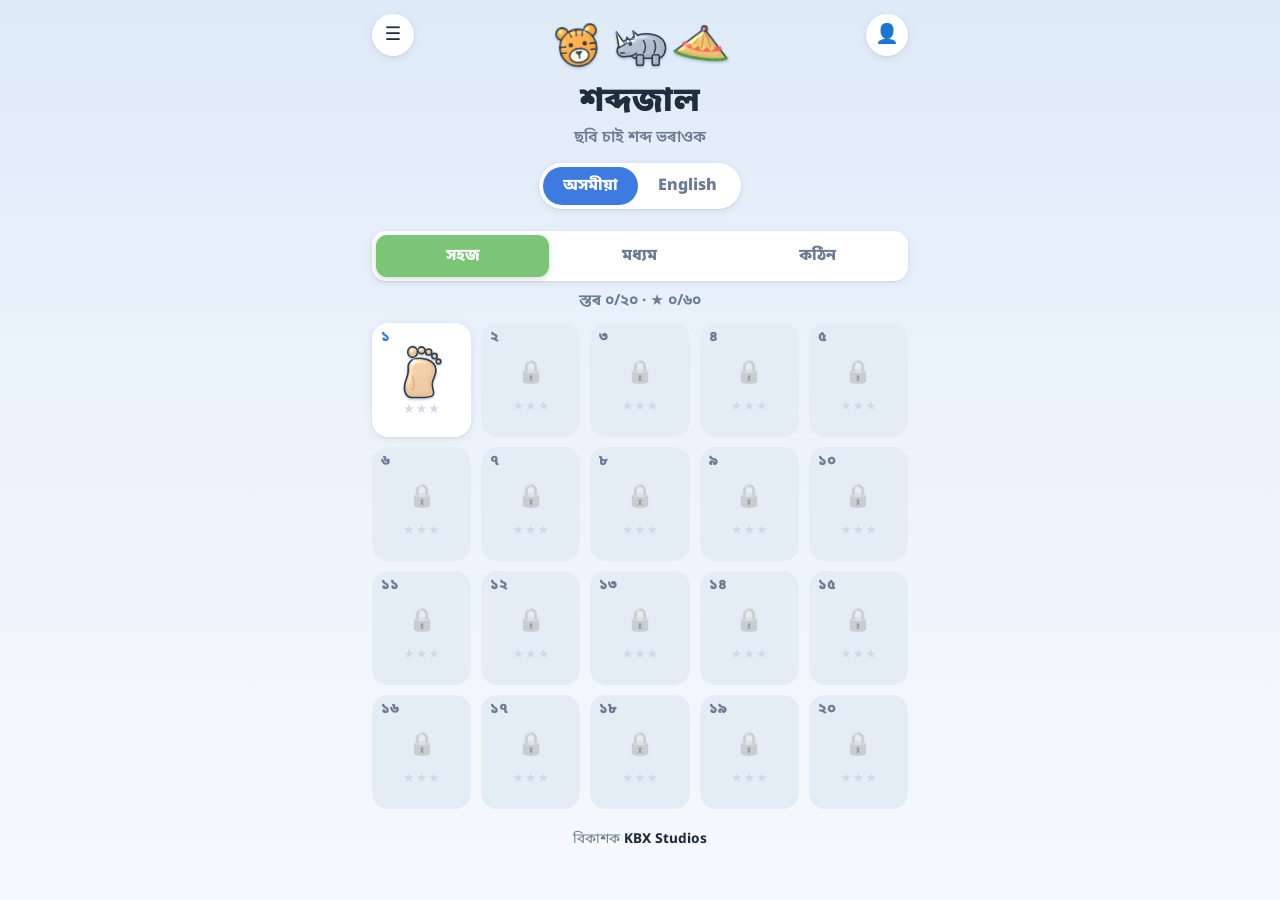
<file: index.html>
<!DOCTYPE html>
<html lang="as">
<head>
  <meta charset="utf-8">
  <meta name="viewport" content="width=device-width, initial-scale=1, viewport-fit=cover">
  <meta name="theme-color" content="#eaf2fb">
  <meta name="description" content="Assamese and English picture crossword: look at the doodle, fill the word.">
  <title>শব্দজাল · Assamese Picture Crossword</title>
  <link rel="manifest" href="manifest.json">
  <link rel="icon" href="icons/icon-192.png">
  <link rel="apple-touch-icon" href="icons/icon-192.png">
  <link rel="preconnect" href="https://fonts.googleapis.com">
  <link rel="preconnect" href="https://fonts.gstatic.com" crossorigin>
  <link rel="stylesheet" href="https://fonts.googleapis.com/css2?family=Nunito:wght@600;700;800;900&family=Noto+Sans+Bengali:wght@500;700;800&display=swap">
  <link rel="stylesheet" href="style.css">
</head>
<body>
  <!-- glossy clip-art finish used by every picture -->
  <svg width="0" height="0" style="position:absolute" aria-hidden="true">
    <filter id="gloss" x="-15%" y="-15%" width="130%" height="130%" color-interpolation-filters="sRGB">
      <feGaussianBlur in="SourceAlpha" stdDeviation="2.2" result="blur"/>
      <feSpecularLighting in="blur" surfaceScale="4" specularConstant=".75" specularExponent="22" lighting-color="#ffffff" result="spec">
        <fePointLight x="-30" y="-50" z="90"/>
      </feSpecularLighting>
      <feComposite in="spec" in2="SourceAlpha" operator="in" result="specIn"/>
      <feComposite in="SourceGraphic" in2="specIn" operator="arithmetic" k1="0" k2="1" k3=".55" k4="0" result="lit"/>
      <feDropShadow in="lit" dx="0" dy="1.6" stdDeviation="1.2" flood-color="#1d3557" flood-opacity=".28"/>
    </filter>
  </svg>
  <div id="app"></div>
  <script src="config.js"></script>
  <script src="cloud.js"></script>
  <script src="ads.js"></script>
  <script src="icons.js"></script>
  <script src="puzzles.js"></script>
  <script src="levels.js"></script>
  <script src="app.js"></script>
</body>
</html>
</file>
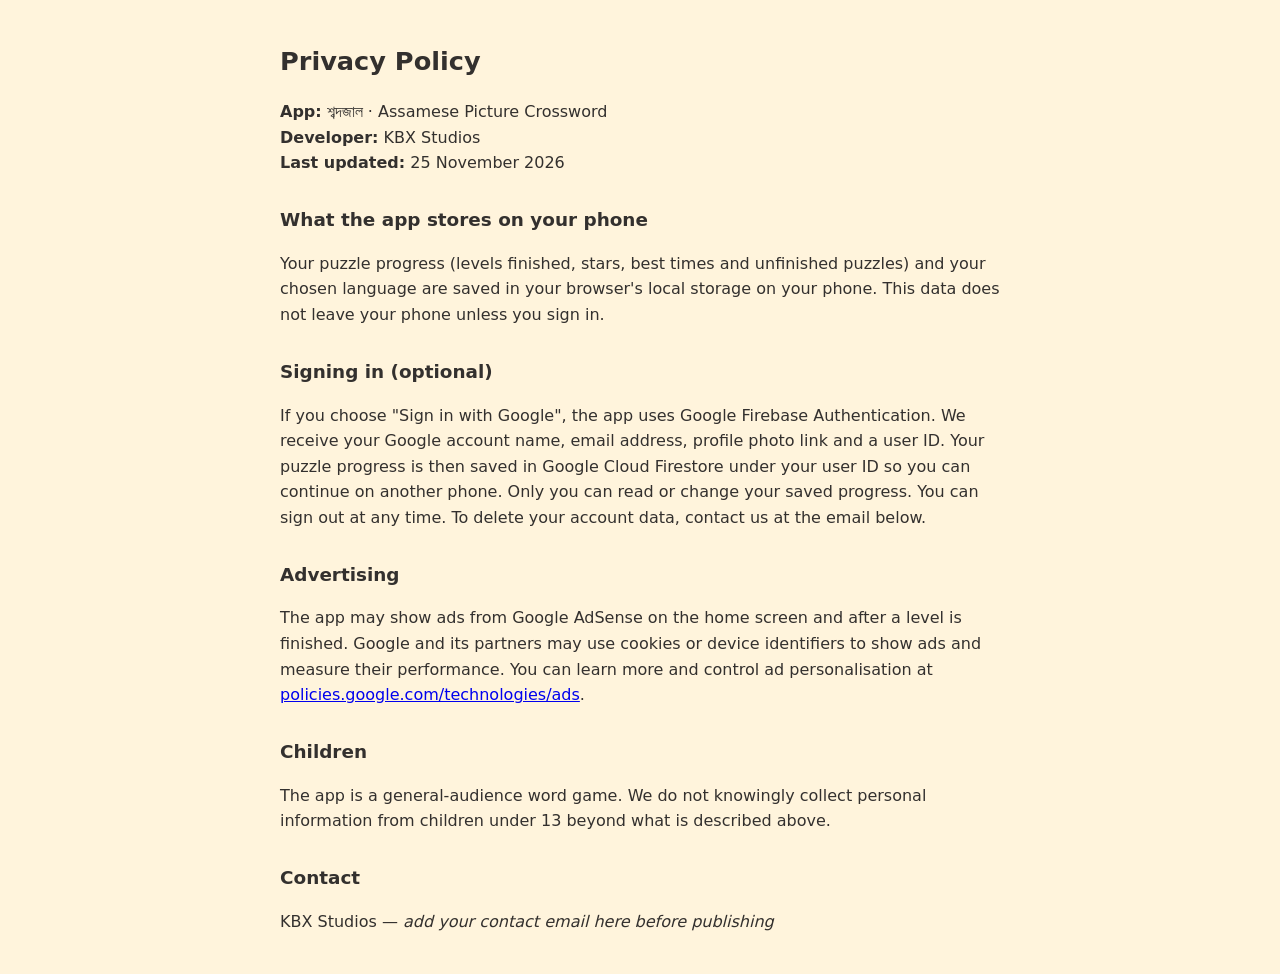
<file: privacy.html>
<!DOCTYPE html>
<html lang="en">
<head>
  <meta charset="utf-8">
  <meta name="viewport" content="width=device-width, initial-scale=1">
  <title>Privacy Policy · শব্দজাল Picture Crossword</title>
  <style>
    body { font-family: system-ui, sans-serif; max-width: 720px; margin: 0 auto; padding: 24px; line-height: 1.6; color: #33302e; background: #fff4dc; }
    h1 { font-size: 1.6rem; } h2 { font-size: 1.15rem; margin-top: 1.6em; }
  </style>
</head>
<body>
  <h1>Privacy Policy</h1>
  <p><b>App:</b> শব্দজাল · Assamese Picture Crossword<br><b>Developer:</b> KBX Studios<br><b>Last updated:</b> 25 November 2026</p>

  <h2>What the app stores on your phone</h2>
  <p>Your puzzle progress (levels finished, stars, best times and unfinished puzzles) and your chosen language are saved in your browser's local storage on your phone. This data does not leave your phone unless you sign in.</p>

  <h2>Signing in (optional)</h2>
  <p>If you choose "Sign in with Google", the app uses Google Firebase Authentication. We receive your Google account name, email address, profile photo link and a user ID. Your puzzle progress is then saved in Google Cloud Firestore under your user ID so you can continue on another phone. Only you can read or change your saved progress. You can sign out at any time. To delete your account data, contact us at the email below.</p>

  <h2>Advertising</h2>
  <p>The app may show ads from Google AdSense on the home screen and after a level is finished. Google and its partners may use cookies or device identifiers to show ads and measure their performance. You can learn more and control ad personalisation at <a href="https://policies.google.com/technologies/ads">policies.google.com/technologies/ads</a>.</p>

  <h2>Children</h2>
  <p>The app is a general-audience word game. We do not knowingly collect personal information from children under 13 beyond what is described above.</p>

  <h2>Contact</h2>
  <p>KBX Studios — <i>add your contact email here before publishing</i></p>
</body>
</html>
</file>
<file: style.css>
/* Clean blue & white arrow-word theme */
:root {
  --bg: #eaf2fb;
  --bg2: #f6f9fd;
  --card: #ffffff;
  --ink: #1f2d3d;
  --muted: #6b7c93;
  --line: #c3d5e8;
  --line-dark: #9fb8d2;
  --clue: #d9e8f6;
  --clue-on: #b9d4f1;
  --clue-ink: #23364d;
  --accent: #3d7be0;
  --accent-dark: #2a5fb8;
  --ok: #34c06a;
  --ok-bg: #e3f7ea;
  --bad: #e5484d;
  --tile1: #fdebc8;
  --tile2: #f3cf92;
  --tile-edge: #c9965a;
  --cursor: #ffe3a3;
  --shadow: 0 2px 10px rgba(31, 45, 61, .08), 0 1px 2px rgba(31, 45, 61, .08);
  --radius: 16px;
  font-family: "Nunito", "Noto Sans Bengali", "Noto Sans Assamese", system-ui, -apple-system, "Segoe UI", Roboto, sans-serif;
  color: var(--ink);
}
[lang="as"] { font-family: "Noto Sans Bengali", "Noto Sans Assamese", "Nunito", system-ui, sans-serif; }
* { box-sizing: border-box; -webkit-tap-highlight-color: transparent; }
html, body { margin: 0; min-height: 100%; }
body { background: linear-gradient(180deg, #dfeaf8 0%, var(--bg) 40%, var(--bg2) 100%) fixed; }
button { font: inherit; color: inherit; cursor: pointer; }
#app { max-width: 560px; margin: 0 auto; padding: env(safe-area-inset-top) 12px calc(16px + env(safe-area-inset-bottom)); }
.doodle { display: block; overflow: visible; }

/* ---------- home ---------- */
.home-head { text-align: center; padding: 18px 0 4px; position: relative; }
.logo { display: flex; justify-content: center; gap: 6px; }
.logo-art { width: 56px; height: 56px; }
.logo-art:nth-child(1) { transform: rotate(-8deg); }
.logo-art:nth-child(3) { transform: rotate(8deg); }
h1 { margin: 6px 0 0; font-size: 2.1rem; font-weight: 900; letter-spacing: .3px; color: var(--ink); }
.sub { margin: 2px 0 14px; color: var(--muted); font-weight: 600; }
.mode { display: inline-flex; background: var(--card); border-radius: 999px; padding: 4px; box-shadow: var(--shadow); }
.mode button { border: 0; background: none; padding: 8px 20px; border-radius: 999px; font-weight: 800; color: var(--muted); }
.mode button.on { background: var(--accent); color: #fff; }

.gear-btn, .account-btn {
  position: absolute; top: 14px; width: 42px; height: 42px; border-radius: 50%; border: 0; background: var(--card);
  box-shadow: var(--shadow); padding: 0; display: flex; align-items: center; justify-content: center; overflow: hidden;
}
.gear-btn { left: 0; font-size: 1.15rem; }
.account-btn { right: 0; }
.account-btn img { width: 100%; height: 100%; object-fit: cover; }
.account-btn .initial { font-weight: 900; font-size: 1.1rem; color: var(--accent); }
.account-btn .guest { font-size: 1.2rem; }
.big-avatar { position: static; width: 58px; height: 58px; flex: none; }

.diffs { display: grid; grid-template-columns: repeat(3, 1fr); gap: 4px; margin: 18px 0 6px; background: var(--card); padding: 4px; border-radius: 14px; box-shadow: var(--shadow); }
.diffs button { border: 0; border-radius: 11px; background: none; padding: 10px 4px; font-weight: 800; color: var(--muted); }
.diffs button.on { background: var(--dc); color: #fff; box-shadow: 0 2px 6px rgba(0,0,0,.15); }
.diff-stats { text-align: center; color: var(--muted); margin: 10px 0 12px; font-size: .95rem; font-weight: 700; }

.levels { display: grid; grid-template-columns: repeat(4, 1fr); gap: 10px; }
@media (min-width: 420px) { .levels { grid-template-columns: repeat(5, 1fr); } }
.level-card {
  position: relative; aspect-ratio: 1 / 1.15; border: 0; border-radius: var(--radius); background: var(--card); box-shadow: var(--shadow);
  display: flex; flex-direction: column; align-items: center; justify-content: center; padding: 6px 2px 4px; transition: transform .08s;
}
.level-card:active { transform: scale(.96); }
.level-card.solved { background: linear-gradient(#ffffff, var(--ok-bg)); }
.level-card.locked { background: #e4ecf5; box-shadow: none; cursor: default; }
.level-card .num { position: absolute; top: 5px; left: 9px; font-weight: 900; font-size: .9rem; color: var(--accent); }
.level-card.locked .num { color: var(--muted); }
.card-art { width: 60%; height: auto; }
.lock { font-size: 1.4rem; margin: 10px 0; opacity: .45; filter: grayscale(1); }
.stars { display: flex; gap: 1px; font-size: .8rem; }
.stars i { font-style: normal; color: #cfdae6; }
.stars i.on { color: #ffb400; }
.badge { position: absolute; top: 3px; right: 8px; color: var(--accent); font-weight: 900; }
.credit { text-align: center; color: var(--muted); font-size: .85rem; margin: 22px 0 6px; }
.credit b { color: var(--ink); }

/* ---------- game bar ---------- */
.bar { display: flex; align-items: center; gap: 8px; padding: 10px 0; position: sticky; top: 0; z-index: 5; background: linear-gradient(var(--bg) 80%, rgba(234,242,251,0)); }
.icon-btn { border: 0; background: var(--card); border-radius: 12px; width: 40px; height: 40px; font-size: 1.6rem; line-height: 1; box-shadow: var(--shadow); color: var(--ink); flex: none; }
.sound-btn { font-size: 1.05rem; }
.bar-title { flex: 1; display: flex; flex-direction: column; line-height: 1.2; min-width: 0; font-weight: 800; }
.bar-title small { color: var(--muted); display: flex; align-items: center; gap: 5px; font-weight: 700; white-space: nowrap; }
.dot { display: inline-block; width: 9px; height: 9px; border-radius: 50%; }
.timer { font-variant-numeric: tabular-nums; font-weight: 800; color: var(--accent); background: var(--card); padding: 8px 10px; border-radius: 12px; box-shadow: var(--shadow); }
.hint-btn { border: 0; background: var(--accent); color: #fff; border-radius: 999px; padding: 8px 12px; font-weight: 900; box-shadow: 0 3px 0 var(--accent-dark); flex: none; }

/* ---------- board (arrow-word, fixed 8 x 10) ---------- */
.board-wrap { display: flex; justify-content: center; padding: 4px 0 10px; }
.board {
  display: grid; gap: 2px; background: var(--line); border: 3px solid var(--line-dark); border-radius: 10px; overflow: hidden;
  box-shadow: 0 6px 20px rgba(31, 45, 61, .12);
}
.cell {
  width: var(--cell); height: var(--cell); position: relative; border: 0; border-radius: 0; background: #fff; padding: 0;
  display: flex; align-items: center; justify-content: center; font-size: calc(var(--cell) * .56); font-weight: 900; line-height: 1; color: #15202b;
}
html[lang="as"] .cell { font-weight: 800; font-size: calc(var(--cell) * .5); }
.cell.long .v { font-size: .78em; }
.cell.blank { background: #e6edf5; background-image: repeating-linear-gradient(135deg, transparent 0 5px, rgba(159,184,210,.28) 5px 6px); }
.cell.in-word { background: linear-gradient(var(--tile1), var(--tile2)); box-shadow: inset 0 -3px 0 rgba(201, 150, 90, .55); }
.cell.cursor { background: linear-gradient(#fff6e0, var(--cursor)); box-shadow: inset 0 0 0 3px var(--accent); }
.cell.ok { background: var(--ok-bg); color: #137a3e; }
.cell.ok.in-word { background: #cdeeda; }
.cell.revealed .v { color: var(--accent); }
.cell.wrong { background: #ffe1e1; color: var(--bad); animation: shake .35s; }
@keyframes shake { 25% { transform: translateX(-3px); } 75% { transform: translateX(3px); } }

/* clue squares: top row, left column and inside the grid */
.cell.clue { background: var(--clue); flex-direction: column; }
.cell.clue.two { gap: 2px; background: var(--line); }
.clue-half {
  position: relative; flex: 1; width: 100%; border: 0; padding: 1px 4px 1px 2px; background: var(--clue); display: flex; align-items: center;
  justify-content: center; min-height: 0; color: var(--clue-ink);
}
.clue-half.on { background: var(--clue-on); box-shadow: inset 0 0 0 2px var(--accent); }
.clue-half.done { background: #d8efe0; }
.cell-art { width: 100%; height: 100%; }
.cell.two .cell-art { width: 82%; height: 82%; }
.hint-word {
  font-size: clamp(8px, calc(var(--cell) * .2), 12px); font-weight: 900; line-height: 1.05; text-align: center; text-transform: uppercase;
  overflow-wrap: anywhere; overflow: hidden; max-height: 100%;
}
.hint-word[lang="as"] { text-transform: none; font-weight: 700; font-size: clamp(10px, calc(var(--cell) * .27), 15px); line-height: 1.05; }
.cell.two .hint-word { font-size: clamp(7px, calc(var(--cell) * .17), 10px); }
.cell.two .hint-word[lang="as"] { font-size: clamp(8.5px, calc(var(--cell) * .21), 11px); line-height: 1; }
.arrow { position: absolute; width: 0; height: 0; border: 4px solid transparent; }
.arrow.across { right: 0; top: 50%; margin-top: -4px; border-left: 5px solid #5b7392; border-right: 0; }
.arrow.down { bottom: 0; left: 50%; margin-left: -4px; border-top: 5px solid #5b7392; border-bottom: 0; }

/* ---------- clue bar ---------- */
.clue-bar { display: flex; align-items: center; gap: 10px; background: var(--card); border-radius: var(--radius); padding: 8px; box-shadow: var(--shadow); }
.nav { border: 0; background: var(--bg); border-radius: 10px; width: 34px; align-self: stretch; font-size: 1.5rem; color: var(--accent); font-weight: 800; }
.clue-art { width: 64px; height: 64px; flex: none; background: var(--clue); border-radius: 12px; padding: 6px; display: flex; align-items: center; justify-content: center; }
.clue-art.text { width: auto; min-width: 64px; max-width: 48%; padding: 6px 12px; }
.clue-art.solved { background: var(--ok-bg); }
.big-art { width: 100%; height: 100%; animation: pop .3s ease-out; }
.big-hint { font-weight: 900; font-size: 1.1rem; color: var(--clue-ink); text-transform: uppercase; text-align: center; line-height: 1.15; animation: pop .3s ease-out; }
.big-hint[lang="as"] { text-transform: none; font-weight: 800; }
@keyframes pop { from { transform: scale(.7); opacity: 0; } }
.clue-info { flex: 1; display: flex; flex-direction: column; gap: 3px; min-width: 0; }
.clue-num { font-weight: 900; font-size: 1.02rem; }
.clue-len { color: var(--muted); font-weight: 700; }
.full-clue { font-size: .92rem; font-weight: 700; color: var(--clue-ink); line-height: 1.3; }
.full-clue[lang="as"] { font-size: .98rem; }
.meaning { font-size: .9rem; background: #e6f0ff; color: var(--accent-dark); border-radius: 8px; padding: 3px 8px; align-self: flex-start; }

/* ---------- letter suggestion tiles ---------- */
.tiles { display: flex; flex-wrap: wrap; justify-content: center; gap: 10px; margin: 16px 0 14px; min-height: 62px; }
.tile {
  min-width: 54px; height: 58px; padding: 0 10px; border: 0; border-radius: 10px; background: linear-gradient(var(--tile1), var(--tile2));
  color: #1a1a1a; font-size: 1.75rem; font-weight: 900; box-shadow: inset 0 -4px 0 rgba(0,0,0,.08), 0 4px 0 var(--tile-edge), 0 7px 10px rgba(0,0,0,.12);
  transition: transform .06s;
}
.tile:active { transform: translateY(4px); box-shadow: inset 0 -4px 0 rgba(0,0,0,.08), 0 0 0 var(--tile-edge); }
.tile.back { background: var(--card); color: var(--muted); box-shadow: var(--shadow), 0 4px 0 #c9d6e4; font-size: 1.3rem; }
.tiles-done { align-self: center; font-size: 1.8rem; color: var(--ok); font-weight: 900; padding: 0 12px; }

.tools { display: flex; gap: 8px; margin-top: 4px; }
.tools button { flex: 1; border: 0; background: var(--card); border-radius: 12px; padding: 11px 4px; font-weight: 800; font-size: .9rem; box-shadow: var(--shadow); color: var(--ink); }

/* ---------- sheets ---------- */
.sheet-back { position: fixed; inset: 0; background: rgba(20, 34, 52, .42); display: flex; align-items: flex-end; justify-content: center; z-index: 20; }
.sheet-back[hidden] { display: none; }
.sheet {
  width: 100%; max-width: 560px; background: var(--bg2); border-radius: 24px 24px 0 0; padding: 18px 18px calc(18px + env(safe-area-inset-bottom));
  display: flex; flex-direction: column; gap: 10px; animation: up .25s ease-out; box-shadow: 0 -8px 30px rgba(0,0,0,.15);
}
@keyframes up { from { transform: translateY(40%); opacity: 0; } }
.sheet-head { display: flex; align-items: center; gap: 12px; font-weight: 800; }
.sheet-head small { display: block; color: var(--muted); font-weight: 600; }
.sheet-art { width: 58px; height: 58px; background: var(--clue); border-radius: 12px; padding: 5px; }
.sheet-art.text { width: auto; min-width: 58px; max-width: 45%; display: flex; align-items: center; justify-content: center; font-weight: 900; font-size: .85rem; text-align: center; text-transform: uppercase; color: var(--clue-ink); padding: 6px 10px; }
.sheet-art.text[lang="as"] { text-transform: none; font-size: .95rem; }
.sheet-note { margin: 0; color: var(--muted); line-height: 1.5; }
.hint-dots { display: flex; gap: 8px; justify-content: center; font-size: 1.6rem; }
.hint-dots i { font-style: normal; filter: grayscale(1); opacity: .35; }
.hint-dots i.on { filter: none; opacity: 1; }
.big { border: 0; background: var(--accent); color: #fff; border-radius: 14px; padding: 14px; font-weight: 900; font-size: 1.05rem; box-shadow: 0 4px 0 var(--accent-dark); }
.big.ghost, .big.google { background: var(--card); color: var(--ink); box-shadow: var(--shadow), 0 4px 0 #c9d6e4; }
.big.google { display: flex; align-items: center; justify-content: center; gap: 10px; }
.big.google .g { font-weight: 900; color: #4285f4; font-family: Arial, sans-serif; font-size: 1.2rem; }
.big:disabled { background: #dde5ee; color: var(--muted); box-shadow: none; }
.link { border: 0; background: none; color: var(--muted); padding: 8px; font-weight: 700; }
.sheet input { font-size: 1.4rem; padding: 12px; border: 2px solid var(--line); border-radius: 12px; background: #fff; outline-color: var(--accent); }

.win { text-align: center; align-items: stretch; }
.win h2 { margin: 0; font-size: 1.9rem; font-weight: 900; color: var(--accent); }
.win p { margin: 0 0 6px; }
.confetti { display: flex; justify-content: center; gap: 6px; }
.conf-art { width: 42px; height: 42px; animation: bob 1.2s ease-in-out infinite alternate; }
.conf-art:nth-child(2n) { animation-delay: .3s; }
@keyframes bob { to { transform: translateY(-8px) rotate(8deg); } }
.big-stars { justify-content: center; font-size: 2.6rem; gap: 6px; }

.toast {
  position: fixed; left: 50%; bottom: 24px; transform: translate(-50%, 40px); opacity: 0; background: var(--ink); color: #fff; font-weight: 700;
  padding: 10px 18px; border-radius: 999px; transition: .25s; z-index: 30; pointer-events: none; white-space: nowrap;
}
.toast.show { transform: translate(-50%, 0); opacity: 1; }

/* ---------- ads ---------- */
.ad-box { margin: 18px 0 0; border: 1px dashed var(--line-dark); border-radius: 12px; padding: 4px; min-height: 60px; text-align: center; background: #fff; }
.ad-box small { color: var(--muted); font-size: .7rem; }

/* ---------- drag & drop ---------- */
.tile, .cell.filled { touch-action: none; user-select: none; -webkit-user-select: none; }
.tile.dragging, .cell.dragging { opacity: .35; }
.cell.drop { box-shadow: inset 0 0 0 3px var(--accent); background: #e6f0ff; }
.drag-ghost {
  position: fixed; z-index: 60; pointer-events: none; transform: translate(-50%, -75%) rotate(-4deg);
  min-width: 54px; height: 58px; padding: 0 10px; display: flex; align-items: center; justify-content: center; border-radius: 10px;
  background: linear-gradient(var(--tile1), var(--tile2)); font-size: 1.8rem; font-weight: 900; color: #1a1a1a;
  box-shadow: 0 4px 0 var(--tile-edge), 0 12px 22px rgba(0,0,0,.25);
}

/* ---------- settings ---------- */
.gear-big { font-size: 2rem; }
.toggle-row {
  display: flex; align-items: center; gap: 12px; width: 100%; border: 0; border-radius: 14px; background: var(--card);
  padding: 13px 14px; font-weight: 800; font-size: 1.05rem; box-shadow: var(--shadow); text-align: left;
}
.t-icon { font-size: 1.4rem; }
.t-label { flex: 1; }
.switch { width: 50px; height: 28px; border-radius: 999px; background: #cfd9e5; position: relative; transition: background .2s; }
.switch i { position: absolute; top: 3px; left: 3px; width: 22px; height: 22px; border-radius: 50%; background: #fff; box-shadow: 0 1px 3px rgba(0,0,0,.25); transition: left .2s; }
.switch.on { background: var(--ok); }
.switch.on i { left: 25px; }

/* ---------- win, confetti & best time ---------- */
.best-line { color: var(--muted); font-weight: 700; }
.card-best { font-size: .62rem; font-weight: 800; color: var(--muted); margin-top: 1px; }
.record {
  display: flex; flex-direction: column; align-items: center; gap: 2px; padding: 12px; border-radius: 16px;
  background: linear-gradient(135deg, #fff4c2, #ffd76a); box-shadow: 0 4px 0 #e0a800; animation: recordPop .6s cubic-bezier(.2,1.6,.4,1);
}
.record b { font-size: 1.35rem; font-weight: 900; color: #7a4d00; }
.record small { color: #7a4d00; font-weight: 700; }
.trophy { font-size: 2.4rem; animation: trophy 1.2s ease-in-out infinite alternate; }
@keyframes recordPop { from { transform: scale(.3) rotate(-8deg); opacity: 0; } }
@keyframes trophy { to { transform: translateY(-4px) rotate(8deg) scale(1.08); } }
.confetti-rain { position: fixed; inset: 0; pointer-events: none; z-index: 40; overflow: hidden; }
.confetti-rain i { position: absolute; top: -12px; width: 8px; height: 14px; border-radius: 2px; animation-name: fall; animation-timing-function: linear; animation-fill-mode: forwards; }
@keyframes fall { to { transform: translateY(105vh) rotate(720deg); } }
@media (prefers-reduced-motion: reduce) { .confetti-rain { display: none; } }

/* ---------- menu & pages ---------- */
.sheet.page { max-height: 88vh; overflow-y: auto; }
.page-head { display: flex; align-items: center; gap: 10px; font-size: 1.15rem; font-weight: 900; }
.page-icon { font-size: 1.4rem; }
.menu-grid { display: grid; grid-template-columns: 1fr 1fr; gap: 10px; }
.menu-item {
  display: flex; align-items: center; gap: 10px; border: 0; border-radius: 14px; background: var(--card); padding: 14px 12px;
  font-weight: 800; box-shadow: var(--shadow); text-align: left; font-size: .98rem;
}
.menu-item span { font-size: 1.3rem; }
.about-art { display: flex; justify-content: center; gap: 8px; }
.about-ic { width: 52px; height: 52px; }
.about-title { text-align: center; margin: 0; font-size: 1.6rem; font-weight: 900; color: var(--accent); }
.sheet-note.small { font-size: .85rem; text-align: center; }
.dev-card { display: flex; gap: 14px; align-items: center; background: var(--card); border-radius: 16px; padding: 14px; box-shadow: var(--shadow); }
.dev-card small { display: block; color: var(--muted); font-weight: 600; margin-top: 2px; line-height: 1.4; }
.dev-logo {
  width: 64px; height: 64px; flex: none; border-radius: 18px; display: flex; align-items: center; justify-content: center;
  background: linear-gradient(135deg, #3d7be0, #2a5fb8); color: #fff; font-weight: 900; font-size: 1.2rem; letter-spacing: 1px;
}
.contact-mail { text-align: center; font-weight: 900; font-size: 1.1rem; color: var(--accent-dark); margin: 0; word-break: break-all; }
.rate-stars { text-align: center; font-size: 2.6rem; color: #ffb400; letter-spacing: 4px; }
.profile-top { display: flex; align-items: center; gap: 12px; }
.name-edit { flex: 1; display: flex; gap: 6px; align-items: center; }
.name-edit input { flex: 1; min-width: 0; font-size: 1.1rem; font-weight: 800; padding: 10px 12px; border: 2px solid var(--line); border-radius: 12px; background: #fff; }
.name-edit input[readonly] { border-color: transparent; background: none; padding-left: 0; }
.sheet h4 { margin: 6px 0 0; font-size: .95rem; color: var(--muted); }
.stat-block { background: var(--card); border-radius: 14px; padding: 10px 12px; box-shadow: var(--shadow); display: flex; flex-direction: column; gap: 6px; }
.stat-row { display: grid; grid-template-columns: 12px 64px 1fr auto; align-items: center; gap: 8px; font-weight: 700; font-size: .9rem; }
.stat-row small { color: var(--muted); font-weight: 700; white-space: nowrap; }
.stat-row .bar { height: 8px; background: #e6edf5; border-radius: 99px; overflow: hidden; }
.stat-row .bar span { display: block; height: 100%; border-radius: 99px; }
.login-form { display: flex; flex-direction: column; gap: 8px; }
.login-form input { font-size: 1.05rem; padding: 12px; border: 2px solid var(--line); border-radius: 12px; background: #fff; outline-color: var(--accent); }
.row-btns { display: flex; gap: 8px; }
.row-btns .big { flex: 1; padding: 12px 8px; font-size: .98rem; }
.or { text-align: center; color: var(--muted); font-weight: 700; font-size: .85rem; }
.ok-note { color: #137a3e; font-weight: 800; }
.ok-note small { color: var(--muted); font-weight: 600; }
.name-edit .link { flex: none; white-space: nowrap; padding: 8px 4px; color: var(--accent); font-weight: 800; }
.profile-top .big-avatar { width: 52px; height: 52px; }

/* letters filled in at the start, and fill-in-the-blank clues */
.cell.given { background: #eef2f7; color: #3a4a5e; }
.cell.given.in-word { background: linear-gradient(#f3ecdc, #e9dcc0); }
.hint-word.pattern { letter-spacing: 1px; text-transform: none; font-size: clamp(9px, calc(var(--cell) * .24), 13px); }
.hint-word.pattern[lang="as"] { letter-spacing: 0; }
/* log in / create account tabs */
.seg { display: grid; grid-template-columns: 1fr 1fr; gap: 4px; background: var(--card); padding: 4px; border-radius: 12px; box-shadow: var(--shadow); }
.seg button { border: 0; background: none; padding: 9px; border-radius: 9px; font-weight: 800; color: var(--muted); }
.seg button.on { background: var(--accent); color: #fff; }
.login-form [hidden] { display: none; }
.login-form[hidden] { display: none; }
.name-edit { min-width: 0; }
.profile-top { min-width: 0; }
</file>
